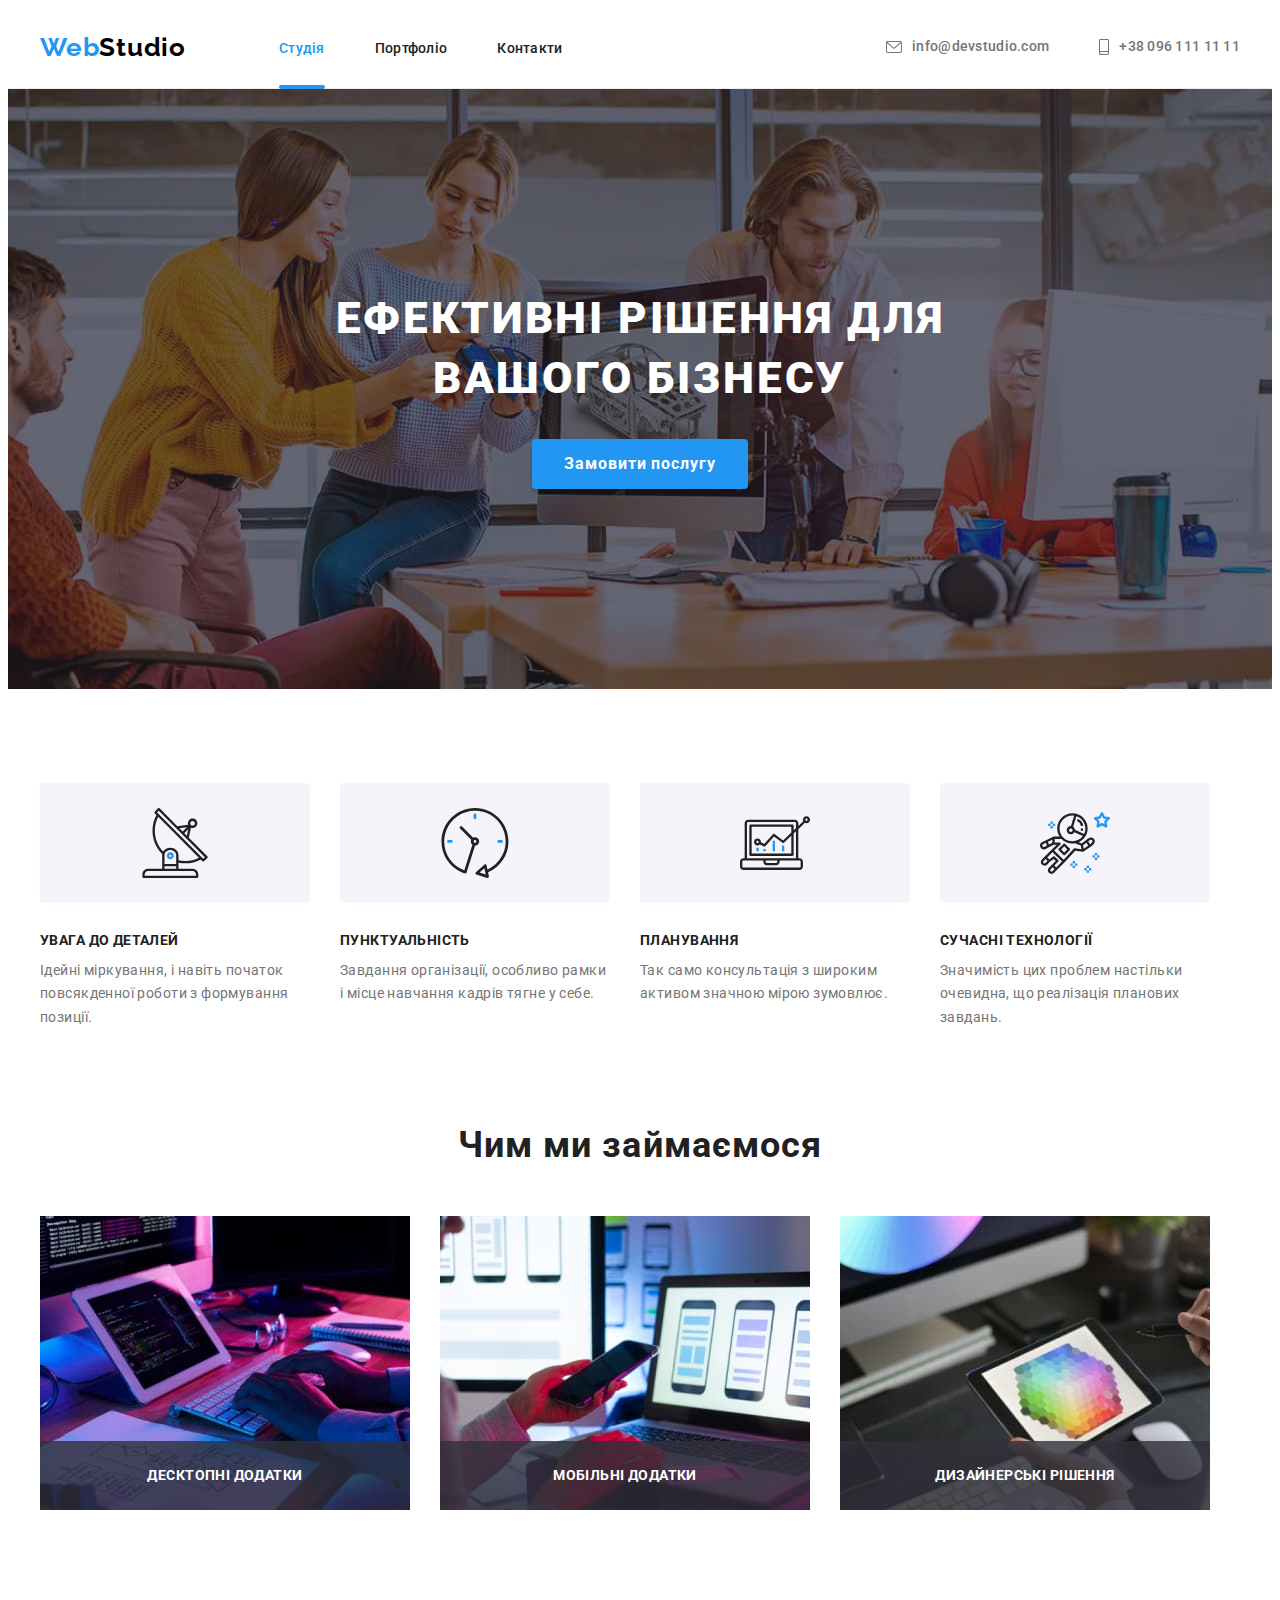
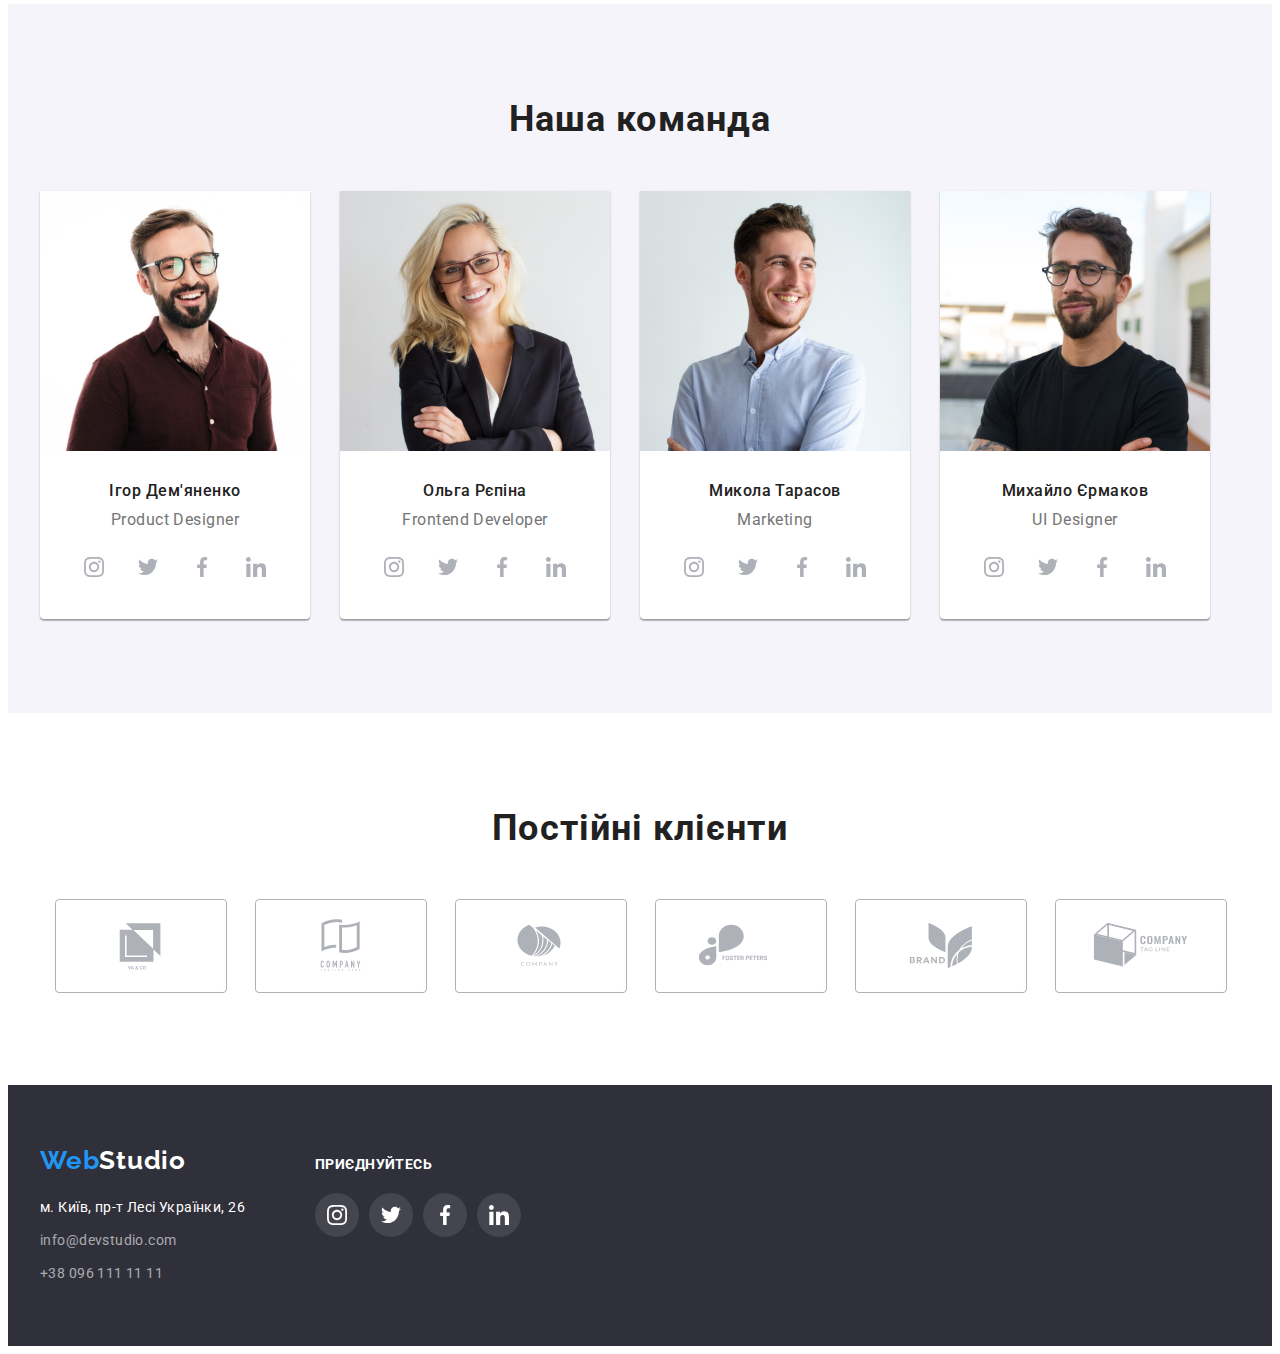
<file: index.html>
<!DOCTYPE html>
<html lang="uk">

<head>
  <meta charset="UTF-8" />
  <meta http-equiv="X-UA-Compatible" content="IE=edge" />
  <meta name="viewport" content="width=device-width, initial-scale=1.0" />
  <title>Студія</title>
  <link rel="preconnect" href="https://fonts.googleapis.com">
  <link rel="preconnect" href="https://fonts.gstatic.com" crossorigin>
  <link href="https://fonts.googleapis.com/css2?family=Raleway:wght@700&family=Roboto:wght@400;500;700;900&display=swap"
    rel="stylesheet">
  <link rel="stylesheet" href="https://cdnjs.cloudflare.com/ajax/libs/modern-normalize/1.1.0/modern-normalize.min.css"
    integrity="sha512-wpPYUAdjBVSE4KJnH1VR1HeZfpl1ub8YT/NKx4PuQ5NmX2tKuGu6U/JRp5y+Y8XG2tV+wKQpNHVUX03MfMFn9Q=="
    crossorigin="anonymous" referrerpolicy="no-referrer" />
  <link rel="stylesheet" href="./css/styles.css" />
</head>

<body>
  <header class="header">
    <div class="container header-nav">
      <a class="header-logo link" href="./index.html" lang="en">Web<span style="color: #000000;">Studio</span></a>
      <nav>
        <ul class="header-list list">
          <li class="header-item">
            <a class="header-link link current" href="./index.html">Студія</a>
          </li>
          <li class="header-item">
            <a class="header-link link" href="./portfolio.html">Портфоліо</a>
          </li>
          <li class="header-item">
            <a class="header-link link" href="#">Контакти</a>
          </li>
        </ul>
      </nav>
      <ul class="header-contacts list">
        <li class="header-contacts-item">
          <a class="header-mail link" href="mailto:info@devstudio.com">
            <svg class="contacts-icon" width="16" height="12">
              <use href="./images/symbol-defs.svg#icon-envelope">
              </use>
            </svg>info@devstudio.com</a>
        </li>
        <li class="header-contacts-item">
          <a class="header-tel link" href="tel:+380961111111">
            <svg class="contacts-icon" width="10" height="16">
              <use href="./images/symbol-defs.svg#icon-smartphone">
              </use>
            </svg>+38 096 111 11 11</a>
        </li>
      </ul>
    </div>
  </header>
  <main>

    <section class="main-section">
      <h1 class=" main-text">Ефективні рішення для вашого бізнесу</h1>
      <button type="button" class="main-btn" data-modal-open>Замовити послугу</button>
    </section>

    <section class="preference-section section">
      <div class="container">
        <h2 hidden class="visually-hidden">Наші переваги</h2>
        <ul class="preference-list list">
          <li class="preference-item">
            <div class="preference-box">
              <svg class="preference-icon" width="70" height="70">
                <use href="./images/symbol-defs.svg#icon-antenna">
                </use>
              </svg>
            </div>
            <h3 class="preference-title">Увага до деталей</h3>
            <p class="preference-text">Ідейні міркування, і навіть початок повсякденної роботи з формування
              позиції.
            </p>
          </li>
          <li class="preference-item">
            <div class="preference-box">
              <svg class="preference-icon" width="70" height="70">
                <use href="./images/symbol-defs.svg#icon-clock">
                </use>
              </svg>
            </div>
            <h3 class="preference-title">Пунктуальність</h3>
            <p class="preference-text">Завдання організації, особливо рамки і місце навчання кадрів тягне у себе.
            </p>
          </li>
          <li class="preference-item">
            <div class="preference-box">
              <svg class="preference-icon" width="70" height="70">
                <use href="./images/symbol-defs.svg#icon-diagram">
                </use>
              </svg>
            </div>
            <h3 class="preference-title">Планування</h3>
            <p class="preference-text">Так само консультація з широким активом значною мірою зумовлює.</p>
          </li>
          <li class="preference-item">
            <div class="preference-box">
              <svg class="preference-icon" width="70" height="70">
                <use href="./images/symbol-defs.svg#icon-astronaut">
                </use>
              </svg>
            </div>
            <h3 class="preference-title">Сучасні технології</h3>
            <p class="preference-text">Значимість цих проблем настільки очевидна, що реалізація планових завдань.
            </p>
          </li>
        </ul>
      </div>
    </section>
    <section class="section">
      <div class="container">
        <h2 class="section-title">Чим ми займаємося</h2>
        <ul class="employment-list list">
          <li class="employment-item">
            <img src="./images/box1.jpg" alt="Блок-схема" width="370" height="294">
            <p class="employment-top-text">Десктопні додатки</p>
          </li>
          <li class="employment-item">
            <img src="./images/box2.jpg" alt="Ноутбук" width="370" height="294">
            <p class="employment-top-text">Мобільні додатки</p>
          </li>
          <li class="employment-item">
            <img src="./images/box3.jpg" alt="Кольорова модель" width="370" height="294">
            <p class="employment-top-text">Дизайнерські рішення</p>
          </li>
        </ul>
      </div>
    </section>
    <section class="section-command section">
      <div class="container">
        <h2 class="section-title">Наша команда</h2>
        <ul class="section-command-list list">
          <li class="section-command-item">
            <img src="./images/ihor.jpg" alt="Ігор" width="270" height="260">
            <div class="command-card">
              <h3 class="team-name">Ігор Дем'яненко</h3>
              <p class="job-title" lang="en">Product Designer</p>
              <ul class="command-soc-list list">
                <li class="command-soc-item">
                  <a class="command-soc-link" href="">
                    <svg class="command-soc-icon" width="20" height="20">
                      <use href="./images/symbol-defs.svg#icon-instagram">
                      </use>
                    </svg>
                  </a>
                </li>
                <li class="command-soc-item">
                  <a class="command-soc-link" href="">
                    <svg class=" command-soc-icon" width="20" height="20">
                      <use href="./images/symbol-defs.svg#icon-twitter">
                      </use>
                    </svg>
                  </a>
                </li>
                <li class="command-soc-item">
                  <a class="command-soc-link" href="">
                    <svg class=" command-soc-icon" width="20" height="20">
                      <use href="./images/symbol-defs.svg#icon-facebook">
                      </use>
                    </svg>
                  </a>
                </li>
                <li class="command-soc-item">
                  <a class="command-soc-link" href="">
                    <svg class="command-soc-icon" width="20" height="20">
                      <use href="./images/symbol-defs.svg#icon-linkedin">
                      </use>
                    </svg>
                  </a>
                </li>
              </ul>
            </div>
          </li>
          <li class="section-command-item">
            <img src="./images/olha.jpg" alt="Ольга" width="270" height="260">
            <div class="command-card">
              <h3 class="team-name">Ольга Рєпіна</h3>
              <p class="job-title" lang="en">Frontend Developer</p>
              <ul class="command-soc-list list">
                <li class="command-soc-item">
                  <a class="command-soc-link" href="">
                    <svg class="command-soc-icon" width="20" height="20">
                      <use href="./images/symbol-defs.svg#icon-instagram">
                      </use>
                    </svg>
                  </a>
                </li>
                <li class="command-soc-item">
                  <a class="command-soc-link" href="">
                    <svg class=" command-soc-icon" width="20" height="20">
                      <use href="./images/symbol-defs.svg#icon-twitter">
                      </use>
                    </svg>
                  </a>
                </li>
                <li class="command-soc-item">
                  <a class="command-soc-link" href="">
                    <svg class=" command-soc-icon" width="20" height="20">
                      <use href="./images/symbol-defs.svg#icon-facebook">
                      </use>
                    </svg>
                  </a>
                </li>
                <li class="command-soc-item">
                  <a class="command-soc-link" href="">
                    <svg class="command-soc-icon" width="20" height="20">
                      <use href="./images/symbol-defs.svg#icon-linkedin">
                      </use>
                    </svg>
                  </a>
                </li>
              </ul>
            </div>
          </li>
          <li class="section-command-item">
            <img src="./images/nick.jpg" alt="Микола" width="270" height="260">
            <div class="command-card">
              <h3 class="team-name">Микола Тарасов</h3>
              <p class="job-title" lang="en">Marketing</p>
              <ul class="command-soc-list list">
                <li class="command-soc-item">
                  <a class="command-soc-link" href="">
                    <svg class="command-soc-icon" width="20" height="20">
                      <use href="./images/symbol-defs.svg#icon-instagram">
                      </use>
                    </svg>
                  </a>
                </li>
                <li class="command-soc-item">
                  <a class="command-soc-link" href="">
                    <svg class=" command-soc-icon" width="20" height="20">
                      <use href="./images/symbol-defs.svg#icon-twitter">
                      </use>
                    </svg>
                  </a>
                </li>
                <li class="command-soc-item">
                  <a class="command-soc-link" href="">
                    <svg class=" command-soc-icon" width="20" height="20">
                      <use href="./images/symbol-defs.svg#icon-facebook">
                      </use>
                    </svg>
                  </a>
                </li>
                <li class="command-soc-item">
                  <a class="command-soc-link" href="">
                    <svg class="command-soc-icon" width="20" height="20">
                      <use href="./images/symbol-defs.svg#icon-linkedin">
                      </use>
                    </svg>
                  </a>
                </li>
              </ul>
            </div>
          </li>
          <li class="section-command-item">
            <img src="./images/myhail.jpg" alt="Михайло" width="270" height="260">
            <div class="command-card">
              <h3 class="team-name">Михайло Єрмаков</h3>
              <p class="job-title" lang="en">UI Designer</p>
              <ul class="command-soc-list list">
                <li class="command-soc-item">
                  <a class="command-soc-link" href="">
                    <svg class="command-soc-icon" width="20" height="20">
                      <use href="./images/symbol-defs.svg#icon-instagram">
                      </use>
                    </svg>
                  </a>
                </li>
                <li class="command-soc-item">
                  <a class="command-soc-link" href="">
                    <svg class=" command-soc-icon" width="20" height="20">
                      <use href="./images/symbol-defs.svg#icon-twitter">
                      </use>
                    </svg>
                  </a>
                </li>
                <li class="command-soc-item">
                  <a class="command-soc-link" href="">
                    <svg class=" command-soc-icon" width="20" height="20">
                      <use href="./images/symbol-defs.svg#icon-facebook">
                      </use>
                    </svg>
                  </a>
                </li>
                <li class="command-soc-item">
                  <a class="command-soc-link" href="">
                    <svg class="command-soc-icon" width="20" height="20">
                      <use href="./images/symbol-defs.svg#icon-linkedin">
                      </use>
                    </svg>
                  </a>
                </li>
              </ul>
            </div>
          </li>
        </ul>
      </div>
    </section>
    <section class="section-clients section">
      <div class="container">
        <h2 class="clients-title">Постійні клієнти</h2>

        <ul class="clients-list list">
          <li class="clients-item">
            <a class="clients-link" href="">
              <svg class=" clients-icon" width="106" height="60">
                <use href="./images/symbol-defs.svg#icon-Logo1">
                </use>
              </svg>
            </a>
          </li>
          <li class="clients-item">
            <a class="clients-link" href="">
              <svg class=" clients-icon" width="106" height="60">
                <use href="./images/symbol-defs.svg#icon-Logo2">
                </use>
              </svg>
            </a>
          </li>
          <li class="clients-item">
            <a class="clients-link" href="">
              <svg class=" clients-icon" width="106" height="60">
                <use href="./images/symbol-defs.svg#icon-Logo3">
                </use>
              </svg>
            </a>
          </li>
          <li class="clients-item">
            <a class="clients-link" href="">
              <svg class=" clients-icon" width="106" height="60">
                <use href="./images/symbol-defs.svg#icon-Logo4">
                </use>
              </svg>
            </a>
          </li>
          <li class="clients-item">
            <a class="clients-link" href="">
              <svg class=" clients-icon" width="106" height="60">
                <use href="./images/symbol-defs.svg#icon-Logo5">
                </use>
              </svg>
            </a>
          </li>
          <li class="clients-item">
            <a class="clients-link" href="">
              <svg class=" clients-icon" width="106" height="60">
                <use href="./images/symbol-defs.svg#icon-Logo6">
                </use>
              </svg>
            </a>
          </li>
        </ul>
      </div>
    </section>
  </main>
  <footer class="footer">
    <div class="footer-container container">
      <div>
        <a class="footer-logo link" href="./index.html" lang="en">Web<span style="color: #FFFFFF;">Studio</span></a>
        <ul class="footer-contacts list">
          <li class="footer-contacts-item">
            <address class="address">м. Київ, пр-т Лесі Українки, 26</address>
          </li>
          <li class="footer-contacts-item">
            <a class="footer-mail link" href=" mailto:info@devstudio.com">info@devstudio.com</a>
          </li>
          <li class="footer-contacts-item">
            <a class="footer-tel link" href="tel:+380961111111">+38 096 111 11 11</a>
          </li>
        </ul>
      </div>
      <div class="footer-soc">
        <h2 class="footer-soc-text">Приєднуйтесь</h2>
        <ul class="footer-soc-list list">
          <li class="footer-soc-item">
            <a class="footer-soc-link" href="">
              <svg class="footer-soc-icon" width="20" height="20">
                <use href="./images/symbol-defs.svg#icon-instagram">
                </use>
              </svg>
            </a>
          </li>
          <li class=" footer-soc-item">
            <a class="footer-soc-link" href="">
              <svg class="footer-soc-icon" width="20" height="20">
                <use href="./images/symbol-defs.svg#icon-twitter">
                </use>
              </svg>
            </a>
          </li>
          <li class=" footer-soc-item">
            <a class="footer-soc-link" href="">
              <svg class="footer-soc-icon" width="20" height="20">
                <use href="./images/symbol-defs.svg#icon-facebook">
                </use>
              </svg>
            </a>
          </li>
          <li class=" footer-soc-item">
            <a class="footer-soc-link" href="">
              <svg class="footer-soc-icon" width="20" height="20">
                <use href="./images/symbol-defs.svg#icon-linkedin">
                </use>
              </svg>
            </a>
          </li>
        </ul>
      </div>
    </div>
  </footer>
  <div class="backdrop is-hidden" data-modal>
    <div class="modal">
      <button type="button" class="modal-btn" data-modal-close>
        <svg class="modal-close-icon" width="18" height="18">
          <use href="./images/symbol-defs.svg#icon-close"></use>
        </svg>
      </button>
    </div>
  </div>
  <script src="./js/modal.js"></script>
</body>

</html>
</file>
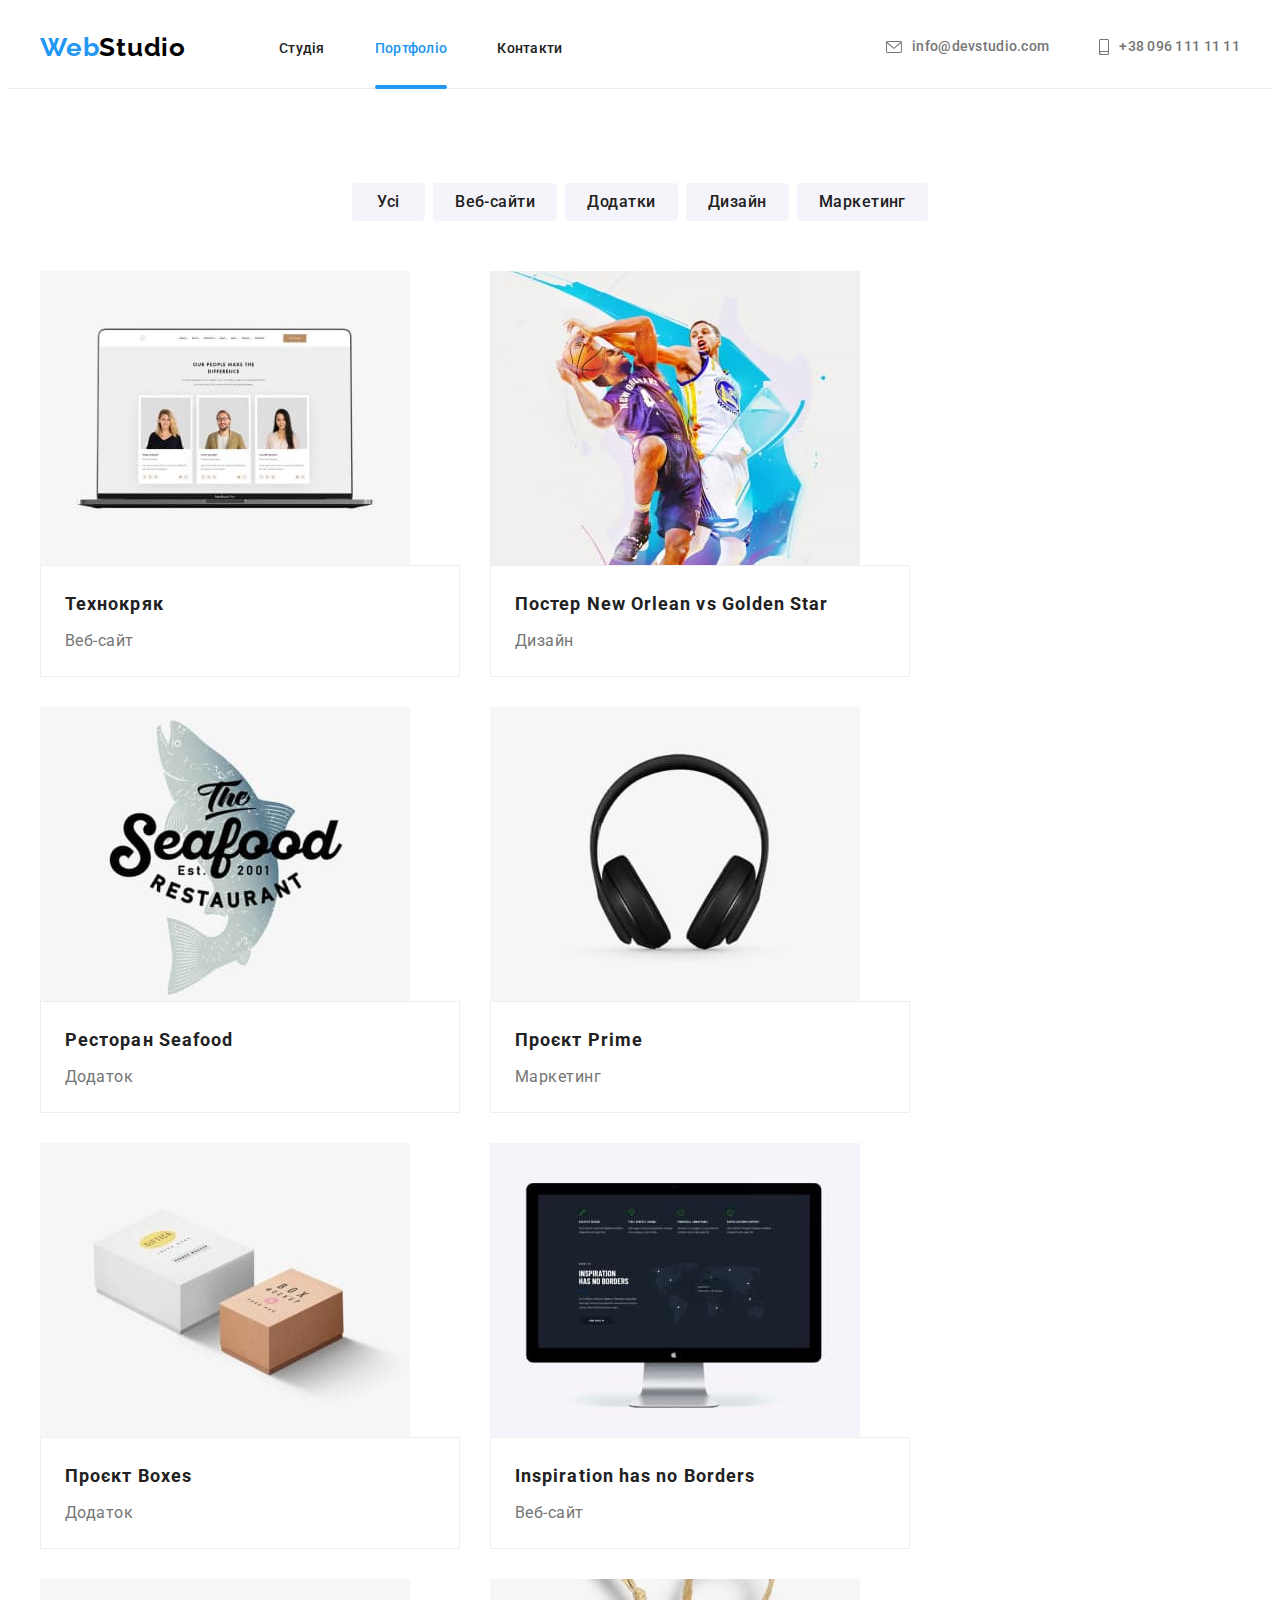
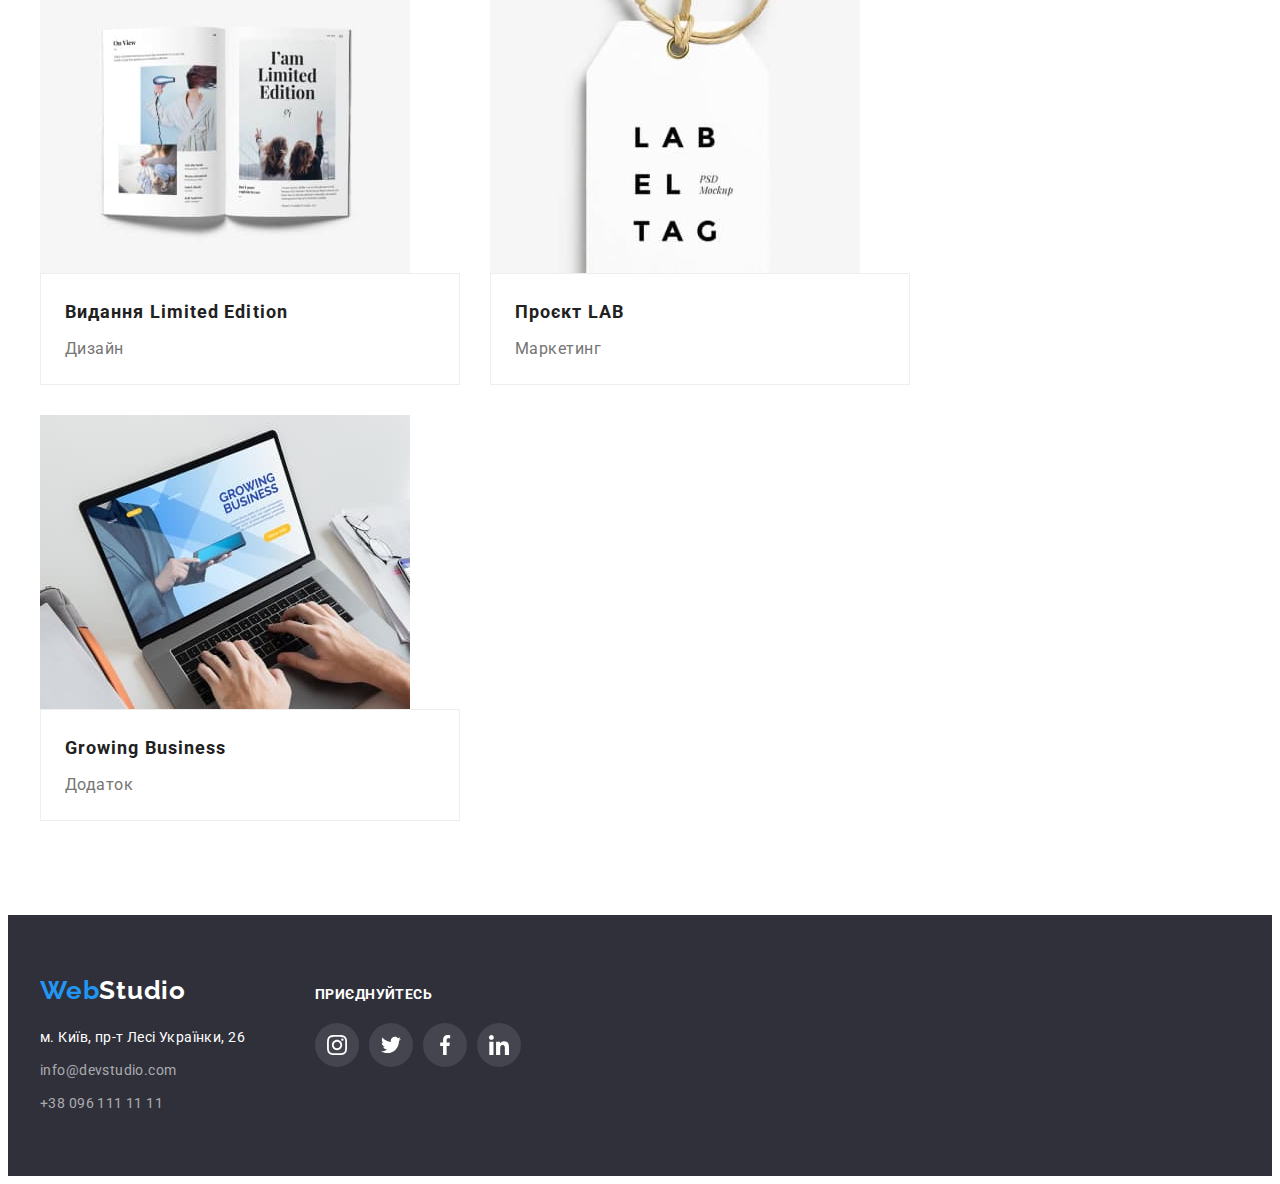
<file: portfolio.html>
<!DOCTYPE html>
<html lang="en">

<head>
    <meta charset="UTF-8">
    <meta http-equiv="X-UA-Compatible" content="IE=edge">
    <meta name="viewport" content="width=device-width, initial-scale=1.0">
    <title>Портфоліо</title>
    <link rel="preconnect" href="https://fonts.googleapis.com">
    <link rel="preconnect" href="https://fonts.gstatic.com" crossorigin>
    <link
        href="https://fonts.googleapis.com/css2?family=Raleway:wght@700&family=Roboto:wght@400;500;700;900&display=swap"
        rel="stylesheet">
    <link rel="stylesheet" href="https://cdnjs.cloudflare.com/ajax/libs/modern-normalize/1.1.0/modern-normalize.min.css"
        integrity="sha512-wpPYUAdjBVSE4KJnH1VR1HeZfpl1ub8YT/NKx4PuQ5NmX2tKuGu6U/JRp5y+Y8XG2tV+wKQpNHVUX03MfMFn9Q=="
        crossorigin="anonymous" referrerpolicy="no-referrer" />
    <link rel="stylesheet" href="./css/styles.css" />
</head>

<body>
    <header class="header">
        <div class="container header-nav">
            <a class="header-logo link" href="./index.html" lang="en">Web<span style="color: #000000;">Studio</span></a>
            <nav>
                <ul class="header-list list">
                    <li class="header-item">
                        <a class="header-link link" href="./index.html">Студія</a>
                    </li>
                    <li class="header-item">
                        <a class="header-link link current" href="./portfolio.html">Портфоліо</a>
                    </li>
                    <li class="header-item">
                        <a class="header-link link" href="#">Контакти</a>
                    </li>
                </ul>
            </nav>
            <ul class="header-contacts list">
                <li class="header-contacts-item">
                    <a class="header-mail link" href="mailto:info@devstudio.com">
                        <svg class="contacts-icon" width="16" height="12">
                            <use href="./images/symbol-defs.svg#icon-envelope">
                            </use>
                        </svg>info@devstudio.com</a>
                </li>
                <li class="header-contacts-item">
                    <a class="header-tel link" href="tel:+380961111111">
                        <svg class="contacts-icon" width="10" height="16">
                            <use href="./images/symbol-defs.svg#icon-smartphone">
                            </use>
                        </svg>+38 096 111 11 11</a>
                </li>
            </ul>
        </div>
    </header>
    <main>
        <section class="section">
            <div class="container">
                <h1 hidden class="visually-hidden">Наші роботи</h1>
                <ul class="works list">
                    <li class="works-item">
                        <button type="button" class="btn-list">Усі</button>
                    </li>
                    <li class="works-item">
                        <button type="button" class="btn-list">Веб-сайти</button>
                    </li>
                    <li class="works-item">
                        <button type="button" class="btn-list">Додатки</button>
                    </li>
                    <li class="works-item">
                        <button type="button" class="btn-list">Дизайн</button>
                    </li>
                    <li class="works-item">
                        <button type="button" class="btn-list">Маркетинг</button>
                    </li>
                </ul>
                <ul class="project-list list">
                    <li class="project-item">
                        <a class="project-link link" href="">
                            <div class="project-top-wrap">
                                <img src="./images/techno.jpg" alt="Технокряк" width="370" height="294">
                                <p class="project-top-text">
                                    Ресурс пропонує комплексні пропозиції з різним рівнем
                                    функціоналу та сервісів. Все це дозволить відвідувачу отримати
                                    вичерпні відомості про компанію чи приватну особу.
                                </p>
                            </div>
                            <div class="project">
                                <h2 class="project-title">Технокряк</h2>
                                <p class="project-text">Веб-сайт</p>
                            </div>
                        </a>
                    </li>
                    <li class="project-item">
                        <a class="project-link link" href="">
                            <div class="project-top-wrap">
                                <img src="./images/poster.jpg" alt="Постер" width="370" height="294">
                                <p class="project-top-text">
                                    Ресурс пропонує комплексні пропозиції з різним рівнем
                                    функціоналу та сервісів. Все це дозволить відвідувачу отримати
                                    вичерпні відомості про компанію чи приватну особу.
                                </p>
                            </div>
                            <div class="project">
                                <h2 class="project-title">Постер <span lang="en">New Orlean vs Golden
                                        Star</span>
                                </h2>
                                <p class="project-text">Дизайн</p>
                            </div>
                        </a>
                    </li>
                    <li class="project-item">
                        <a class="project-link link" href="">
                            <div class="project-top-wrap">
                                <img src="./images/seafood.jpg" alt="Ресторан" width="370" height="294">
                                <p class="project-top-text">
                                    Ресурс пропонує комплексні пропозиції з різним рівнем
                                    функціоналу та сервісів. Все це дозволить відвідувачу отримати
                                    вичерпні відомості про компанію чи приватну особу.
                                </p>
                            </div>
                            <div class="project">
                                <h2 class="project-title">Ресторан <span lang="en">Seafood</span></h2>
                                <p class="project-text">Додаток</p>
                            </div>
                        </a>
                    </li>
                    <li class="project-item">
                        <a class="project-link link" href="">
                            <div class="project-top-wrap">
                                <img src="./images/prime.jpg" alt="Навушники" width="370" height="294">
                                <p class="project-top-text">
                                    Ресурс пропонує комплексні пропозиції з різним рівнем
                                    функціоналу та сервісів. Все це дозволить відвідувачу отримати
                                    вичерпні відомості про компанію чи приватну особу.
                                </p>
                            </div>
                            <div class="project">
                                <h2 class="project-title">Проєкт <span lang="en">Prime</span></h2>
                                <p class="project-text">Маркетинг</p>
                            </div>
                        </a>
                    </li>
                    <li class="project-item">
                        <a class="project-link link" href="">
                            <div class="project-top-wrap">
                                <img src="./images/boxes.jpg" alt="Коробки" width="370" height="294">
                                <p class="project-top-text">
                                    Ресурс пропонує комплексні пропозиції з різним рівнем
                                    функціоналу та сервісів. Все це дозволить відвідувачу отримати
                                    вичерпні відомості про компанію чи приватну особу.
                                </p>
                            </div>
                            <div class="project">
                                <h2 class="project-title">Проєкт <span lang="en">Boxes</span></h2>
                                <p class="project-text">Додаток</p>
                            </div>
                        </a>
                    </li>
                    <li class="project-item">
                        <a class="project-link link" href="">
                            <div class="project-top-wrap">
                                <img src="./images/inspiration.jpg" alt="Натхнення" width="370" height="294">
                                <p class="project-top-text">
                                    Ресурс пропонує комплексні пропозиції з різним рівнем
                                    функціоналу та сервісів. Все це дозволить відвідувачу отримати
                                    вичерпні відомості про компанію чи приватну особу.
                                </p>
                            </div>
                            <div class="project">
                                <h2 lang="en" class="project-title">Inspiration has no Borders</h2>
                                <p class="project-text">Веб-сайт</p>
                            </div>
                        </a>
                    </li>
                    <li class="project-item">
                        <a class="project-link link" href="">
                            <div class="project-top-wrap">
                                <img src="./images/edition.jpg" alt="Журнал" width="370" height="294">
                                <p class="project-top-text">
                                    Ресурс пропонує комплексні пропозиції з різним рівнем
                                    функціоналу та сервісів. Все це дозволить відвідувачу отримати
                                    вичерпні відомості про компанію чи приватну особу.
                                </p>
                            </div>
                            <div class="project">
                                <h2 class="project-title">Видання <span lang="en">Limited Edition</span></h2>
                                <p class="project-text">Дизайн</p>
                            </div>
                        </a>
                    </li>
                    <li class="project-item">
                        <a class="project-link link" href="">
                            <div class="project-top-wrap">
                                <img src="./images/lab.jpg" alt="Лаб" width="370" height="294">
                                <p class="project-top-text">
                                    Ресурс пропонує комплексні пропозиції з різним рівнем
                                    функціоналу та сервісів. Все це дозволить відвідувачу отримати
                                    вичерпні відомості про компанію чи приватну особу.
                                </p>
                            </div>
                            <div class="project">
                                <h2 class="project-title">Проєкт <span lang="en">LAB</span></h2>
                                <p class="project-text">Маркетинг</p>
                            </div>
                        </a>
                    </li>
                    <li class="project-item">
                        <a class="project-link link" href="">
                            <div class="project-top-wrap">
                                <img src="./images/business.jpg" alt="Ноутбук" width="370" height="294">
                                <p class="project-top-text">
                                    Ресурс пропонує комплексні пропозиції з різним рівнем
                                    функціоналу та сервісів. Все це дозволить відвідувачу отримати
                                    вичерпні відомості про компанію чи приватну особу.
                                </p>
                            </div>
                            <div class="project">
                                <h2 lang="en" class="project-title">Growing Business</h2>
                                <p class="project-text">Додаток</p>
                            </div>
                        </a>
                    </li>
                </ul>
            </div>
        </section>
    </main>
    <footer class="footer">
        <div class="footer-container container">
            <div>
                <a class="footer-logo link" href="./index.html" lang="en">Web<span
                        style="color: #FFFFFF;">Studio</span></a>
                <ul class="footer-contacts list">
                    <li class="footer-contacts-item">
                        <address class="address">м. Київ, пр-т Лесі Українки, 26</address>
                    </li>
                    <li class="footer-contacts-item">
                        <a class="footer-mail link" href=" mailto:info@devstudio.com">info@devstudio.com</a>
                    </li>
                    <li class="footer-contacts-item">
                        <a class="footer-tel link" href="tel:+380961111111">+38 096 111 11 11</a>
                    </li>
                </ul>
            </div>
            <div class="footer-soc">
                <h2 class="footer-soc-text">Приєднуйтесь</h2>
                <ul class="footer-soc-list list">
                    <li class="footer-soc-item">
                        <a class="footer-soc-link" href="">
                            <svg class="footer-soc-icon" width="20" height="20">
                                <use href="./images/symbol-defs.svg#icon-instagram">
                                </use>
                            </svg>
                        </a>
                    </li>
                    <li class=" footer-soc-item">
                        <a class="footer-soc-link" href="">
                            <svg class="footer-soc-icon" width="20" height="20">
                                <use href="./images/symbol-defs.svg#icon-twitter">
                                </use>
                            </svg>
                        </a>
                    </li>
                    <li class=" footer-soc-item">
                        <a class="footer-soc-link" href="">
                            <svg class="footer-soc-icon" width="20" height="20">
                                <use href="./images/symbol-defs.svg#icon-facebook">
                                </use>
                            </svg>
                        </a>
                    </li>
                    <li class=" footer-soc-item">
                        <a class="footer-soc-link" href="">
                            <svg class="footer-soc-icon" width="20" height="20">
                                <use href="./images/symbol-defs.svg#icon-linkedin">
                                </use>
                            </svg>
                        </a>
                    </li>
                </ul>
            </div>
        </div>
    </footer>
</body>

</html>
</file>
<file: css/styles.css>
:root {
  --subtitle-color: #212121;
  --second-title-color: #212121;
  --text-color: #757575;
  --accent-color: #2196f3;
  --footer-color: #2f303a;
  --body-color: #ffffff;
  --transit: 250ms cubic-bezier(0.4, 0, 0.2, 1);
}

p,
h1,
h2,
h3,
h4,
h5,
h6 {
  margin: 0;
}

ul,
ol {
  margin: 0;
  padding-left: 0;
}

.container {
  width: 1200px;
  padding-left: 15px;
  padding-right: 15px;
  margin: 0 auto;
}

img {
  display: block;
  max-width: 100%;
  height: auto;
}

body {
  font-family: "Roboto", sans-serif;
  color: #212121;
  background-color: var(--body-color);
}

.list {
  list-style: none;
}

.link {
  text-decoration: none;
}

.visually-hidden {
  position: absolute;
  white-space: nowrap;
  width: 1px;
  height: 1px;
  overflow: hidden;
  border: 0;
  padding: 0;
  clip: rect(0 0 0 0);
  clip-path: inset(50%);
  margin: -1px;
}

.section {
  padding-top: 94px;
  padding-bottom: 94px;
}

/*-------------------------------------Header---------------------------*/

.header {
  padding-top: 24px;
  padding-bottom: 25px;
  border-bottom: 1px solid #ececec;
}

.header-nav {
  display: flex;
  align-items: center;
}

.header-logo,
.footer-logo {
  font-family: "Raleway", sans-serif;
  font-weight: 700;
  font-size: 26px;
  line-height: 1.19;
  letter-spacing: 0.03em;
  color: #2196f3;
}

.header-link {
  font-weight: 500;
  font-size: 14px;
  line-height: 1.14;
  letter-spacing: 0.02em;
  color: #212121;
  padding: 32px 0;
  transition: color var(--transit);
}

.header-link.current,
.header-link:hover,
.header-link:focus,
.header-tel:hover,
.header-tel:focus,
.header-mail:hover,
.header-mail:focus,
.footer-mail:hover,
.footer-mail:focus,
.footer-tel:hover,
.footer-tel:focus {
  color: var(--accent-color);
}

.header-list {
  display: flex;
}

.header-contacts {
  display: flex;
  margin-left: auto;
}

.header-list {
  margin-left: 93px;
}

.header-item,
.header-contacts-item {
  margin-right: 50px;
}

.header-item:last-child,
.header-contacts-item:last-child {
  margin-right: 0;
}

.header-tel,
.header-mail {
  font-weight: 500;
  font-size: 14px;
  line-height: 1.14;
  letter-spacing: 0.02em;
  color: #757575;
  padding: 4px 0;
  display: flex;
  align-items: center;
  transition: color var(--transit);
}

.contacts-icon {
  fill: #757575;
  margin-right: 10px;
  transition: fill var(--transit);
}

.header-mail:hover .contacts-icon,
.header-mail:focus .contacts-icon,
.header-tel:hover .contacts-icon,
.header-tel:focus .contacts-icon {
  fill: var(--accent-color);
}

.header-link.link.current {
  position: relative;
}

.header-link.link.current::after {
  content: " ";
  position: absolute;
  bottom: -1px;
  left: 0;
  display: block;
  width: 100%;
  height: 4px;
  background: #2196f3;
  border-radius: 2px;
}

/*-----------------------Main---------------------*/

.main-section {
  background-color: #2f303a;
  background-image: linear-gradient(
      rgba(47, 48, 58, 0.4),
      rgba(47, 48, 58, 0.4)
    ),
    url(../images/hero-bg.jpg);
  background-repeat: no-repeat;
  background-position: center;
  background-size: cover;
  max-width: 1600px;
  padding-top: 200px;
  padding-bottom: 200px;
  text-align: center;
  margin: 0 auto;
}

.main-text {
  font-weight: 900;
  font-size: 44px;
  line-height: 1.36;
  letter-spacing: 0.06em;
  text-transform: uppercase;
  color: #ffffff;
  max-width: 696px;
  margin: 0 auto;
  margin-bottom: 30px;
}

.main-btn {
  font-family: inherit;
  font-weight: 700;
  font-size: 16px;
  line-height: 1.88;
  letter-spacing: 0.06em;
  color: #ffffff;
  background: #2196f3;
  box-shadow: 0px 4px 4px rgba(0, 0, 0, 0.15);
  border-radius: 4px;
  cursor: pointer;
  width: 216px;
  height: 50px;
  border: none;
}

/*---------------------------Переваги---------*/

.preference-section {
  padding-bottom: 0;
}

.preference-list {
  display: flex;
}

.preference-item {
  max-width: 270px;
  width: 270px;
  margin-left: 30px;
}

.preference-item:first-child,
.employment-item:first-child,
.section-command-item:first-child {
  margin-left: 0;
}

.preference-title {
  font-weight: 700;
  font-size: 14px;
  line-height: 1.14;
  letter-spacing: 0.03em;
  text-transform: uppercase;
  color: var(--subtitle-color);
  margin-bottom: 10px;
}

.preference-text {
  font-size: 14px;
  line-height: 1.71;
  letter-spacing: 0.03em;
  color: var(--text-color);
}

.preference-box {
  min-width: 270px;
  min-height: 120px;
  background: #f5f4fa;
  border-radius: 4px;
  margin-bottom: 30px;
  display: flex;
  align-items: center;
  justify-content: center;
}

.employment-list {
  display: flex;
}

.employment-item {
  margin-left: 30px;
  position: relative;
}

.employment-top-text {
  font-weight: 700;
  font-size: 14px;
  line-height: 1.14;
  text-align: center;
  letter-spacing: 0.03em;
  text-transform: uppercase;
  color: #ffffff;
  left: 0;
  bottom: 0;
  position: absolute;
  background: rgba(47, 48, 58, 0.8);
  padding-top: 27px;
  padding-bottom: 27px;
  width: 100%;
}

/*-------------------------Команда--------------*/

.section-command {
  background: #f5f4fa;
}

.command-card {
  padding: 30px 0;
  text-align: center;
}

.section-command-list {
  display: flex;
}

.section-command-item {
  background: #ffffff;
  width: fit-content;
  box-shadow: 0px 1px 3px rgba(0, 0, 0, 0.12), 0px 1px 1px rgba(0, 0, 0, 0.14),
    0px 2px 1px rgba(0, 0, 0, 0.2);
  border-radius: 0px 0px 4px 4px;
  margin-left: 30px;
}

.command-soc-list {
  display: flex;
  justify-content: center;
  gap: 10px;
}

.command-soc-link {
  width: 44px;
  height: 44px;
  border-radius: 50%;
  background-color: var(--body-color);
  display: flex;
  align-items: center;
  justify-content: center;
  transition: background-color var(--transit);
}

.command-soc-icon {
  fill: #afb1b8;
  transition: fill var(--transit);
}

.command-soc-link:hover,
.command-soc-link:focus {
  background-color: var(--accent-color);
}

.command-soc-link:hover .command-soc-icon,
.command-soc-link:focus .command-soc-icon {
  fill: #ffffff;
}

.section-title {
  font-weight: 700;
  font-size: 36px;
  line-height: 1.17;
  letter-spacing: 0.03em;
  color: var(--second-title-color);
  margin-bottom: 50px;
  text-align: center;
}

.team-name {
  font-weight: 500;
  font-size: 16px;
  line-height: 1.19;
  letter-spacing: 0.03em;
  color: var(--subtitle-color);
  margin-bottom: 10px;
}

.job-title {
  font-size: 16px;
  line-height: 1.19;
  letter-spacing: 0.03em;
  color: var(--text-color);
  margin-bottom: 16px;
}
/*----------------------------Clients ----------------------*/

.section-clients {
  background-color: var(--body-color);
}

.clients-title {
  font-weight: 700;
  font-size: 36px;
  line-height: 1.17;
  text-align: center;
  letter-spacing: 0.03em;
  color: var(--subtitle-color);
  margin-bottom: 50px;
}

.clients-list {
  display: flex;
  justify-content: center;
  gap: 30px;
}

.clients-link {
  border: 1px solid #afb1b8;
  border-radius: 4px;
  background-color: var(--body-color);
  width: 100%;
  height: 100%;
  display: flex;
  align-items: center;
  justify-content: center;
  transition: border-color var(--transit);
}

.clients-item {
  min-width: 170px;
  min-height: 92px;
}

.clients-icon {
  fill: #afb1b8;
  transition: fill var(--transit);
}

.clients-link:hover .clients-icon,
.clients-link:focus .clients-icon {
  fill: var(--accent-color);
}

.clients-link:hover,
.clients-link:focus {
  border-color: var(--accent-color);
}

/*---------------------------------Footer------------------*/
.footer {
  background: var(--footer-color);
  padding-top: 60px;
  padding-bottom: 60px;
}
.footer-container {
  display: flex;
  align-items: baseline;
  gap: 70px;
}

.footer-contacts {
  margin-top: 20px;
}

.address {
  font-style: normal;
  font-size: 14px;
  line-height: 1.71;
  letter-spacing: 0.03em;
  color: #ffffff;
}

.footer-mail,
.footer-tel {
  font-size: 14px;
  line-height: 1.71;
  letter-spacing: 0.03em;
  color: rgba(255, 255, 255, 0.6);
  transition: color var(--transit);
}

.footer-contacts-item:not(:last-child) {
  margin-bottom: 9px;
}

.footer-soc-text {
  font-weight: 700;
  font-size: 14px;
  line-height: 1.14;
  letter-spacing: 0.03em;
  text-transform: uppercase;
  color: #ffffff;
  margin-bottom: 20px;
}

.footer-soc-list {
  display: flex;
  justify-content: center;
  gap: 10px;
}

.footer-soc-link {
  width: 44px;
  height: 44px;
  border-radius: 50%;
  display: block;
}

.footer-soc-link {
  width: 44px;
  height: 44px;
  border-radius: 50%;
  background-color: #ffffff1a;
  display: flex;
  align-items: center;
  justify-content: center;
  transition: background-color var(--transit);
}

.footer-soc-icon {
  fill: #ffffff;
}

.footer-soc-link:hover,
.footer-soc-link:focus {
  background-color: var(--accent-color);
}

/* ------------------------ Portfolio -------------------------*/

.works {
  margin-bottom: 50px;
  display: flex;
  justify-content: center;
}

.works-item:not(:first-child) {
  margin-left: 8px;
}

.btn-list {
  font-family: inherit;
  font-weight: 500;
  font-size: 16px;
  line-height: 1.62;
  letter-spacing: 0.03em;
  color: #212121;
  cursor: pointer;
  background: #f5f4fa;
  border-radius: 4px;
  border: none;
  min-width: 73px;
  padding: 6px 22px;
  transition: color var(--transit), background var(--transit),
    box-shadow var(--transit);
}

.btn-list:hover,
.btn-list:focus {
  color: #ffffff;
  background: var(--accent-color);
  box-shadow: 0px 3px 1px rgba(0, 0, 0, 0.1), 0px 1px 2px rgba(0, 0, 0, 0.08),
    0px 2px 2px rgba(0, 0, 0, 0.12);
  border-radius: 4px;
  border: none;
}

.project {
  background: #ffffff;
  width: 370px;
  padding: 20px 24px;
  border: 1px solid #eeeeee;
}

.project-list {
  display: flex;
  flex-wrap: wrap;
  gap: 30px;
}

.project-item {
  width: fit-content;
}

.project-top-wrap {
  position: relative;
  overflow: hidden;
}

.project-top-text {
  font-weight: 400;
  font-size: 18px;
  line-height: 1.56;
  letter-spacing: 0.03em;
  color: #ffffff;
  position: absolute;
  top: 0;
  left: 0;
  background: rgba(33, 150, 243, 0.9);
  padding: 63px 24px;
  height: 100%;
  transform: translateY(100%);
  transition: transform var(--transit);
  overflow: auto;
}

.project-title {
  font-weight: 700;
  font-size: 18px;
  line-height: 2;
  letter-spacing: 0.06em;
  color: var(--subtitle-color);
  margin-bottom: 4px;
}

.project-text {
  font-size: 16px;
  line-height: 1.88;
  letter-spacing: 0.03em;
  color: var(--text-color);
}

.project-link:hover,
.project-link:focus {
  filter: drop-shadow(0px 4px 4px rgba(0, 0, 0, 0.25));
}

.project-link {
  transition: filter var(--transit);
}

.project-link:hover .project-top-text {
  transform: translateY(0);
}

/*------------------Модальне вікно-----------*/

.backdrop {
  position: fixed;
  top: 0;
  width: 100%;
  height: 100%;
  background-color: rgba(0, 0, 0, 0.2);
  transition: opacity var(--transit), visibility var(--transit);
}

.modal {
  width: 528px;
  min-height: 581px;
  background-color: #ffffff;
  position: absolute;
  top: 50%;
  left: 50%;
  transform: translate(-50%, -50%) scale(1);
  transition: transform var(--transit);
}

.backdrop.is-hidden .modal {
  transform: translate(-50%, -50%) scale(0);
}

.modal-btn {
  width: 30px;
  height: 30px;
  border: 1px solid rgba(0, 0, 0, 0.1);
  border-radius: 50%;
  background-color: transparent;
  position: absolute;
  top: 8px;
  right: 8px;
  display: flex;
  align-items: center;
  justify-content: center;
  cursor: pointer;
}

.is-hidden {
  opacity: 0;
  visibility: hidden;
  pointer-events: none;
}
</file>
